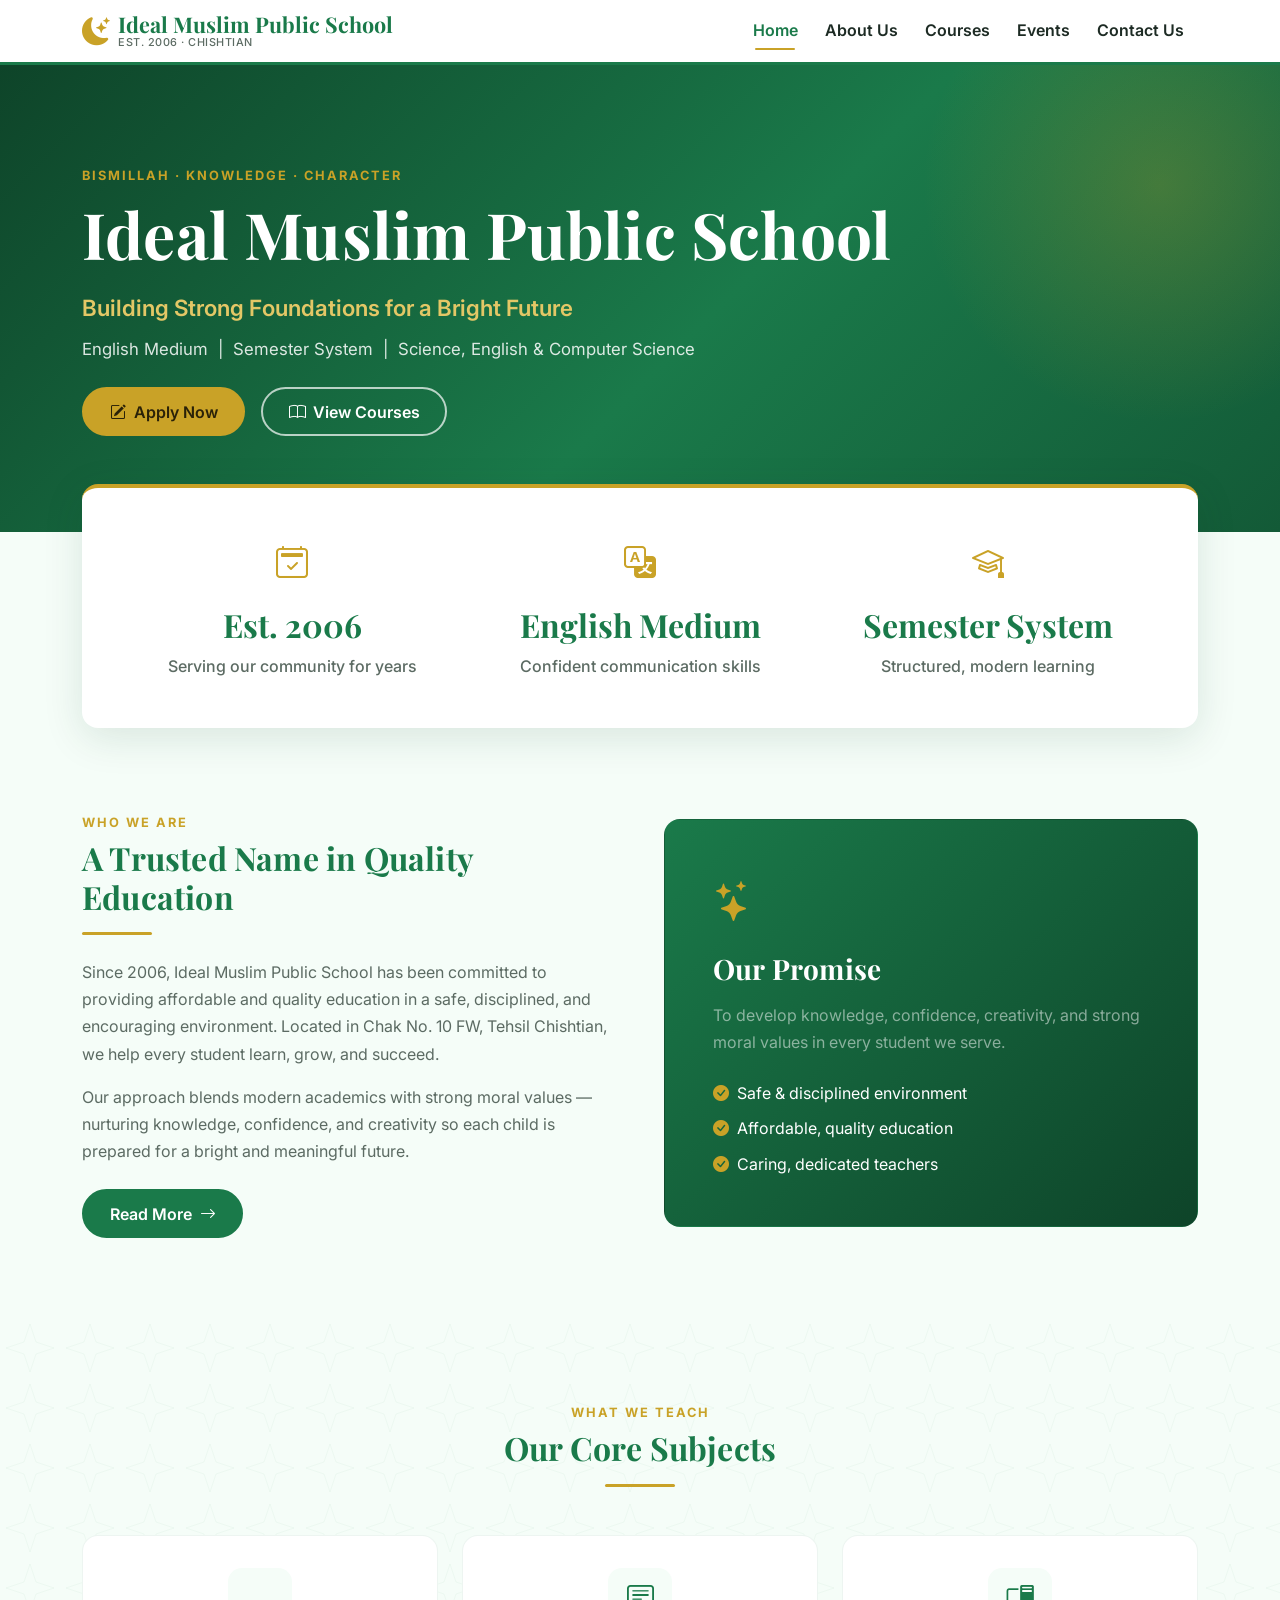
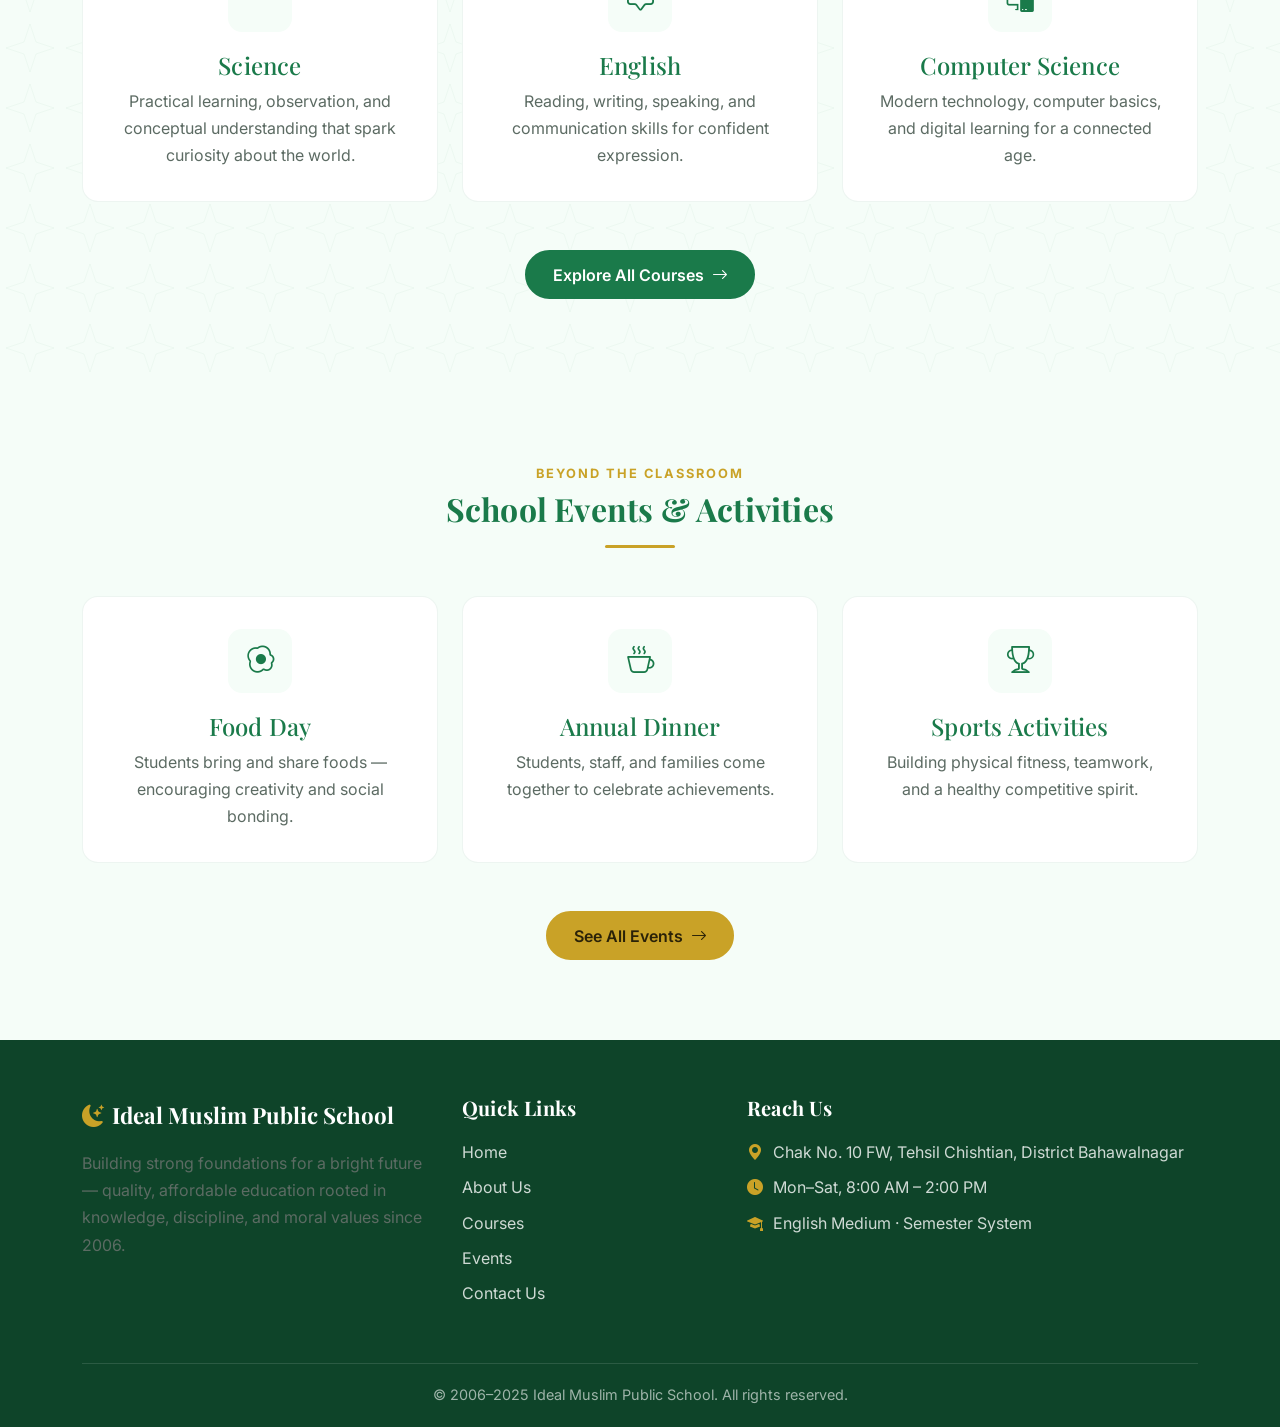
<file: index.html>
<!DOCTYPE html>
<html lang="en">
<head>
  <meta charset="UTF-8">
  <meta name="viewport" content="width=device-width, initial-scale=1.0">
  <title>Ideal Muslim Public School — Building Strong Foundations for a Bright Future</title>
  <meta name="description" content="Ideal Muslim Public School, Chishtian — affordable, quality English-medium education with a semester system since 2006.">

  <!-- Bootstrap 5.3 -->
  <link href="https://cdn.jsdelivr.net/npm/bootstrap@5.3.3/dist/css/bootstrap.min.css" rel="stylesheet">
  <!-- Favicon -->
  <link rel="icon" type="image/svg+xml" href="favicon.svg">
  <!-- Bootstrap Icons -->
  <link rel="stylesheet" href="https://cdn.jsdelivr.net/npm/bootstrap-icons@1.11.3/font/bootstrap-icons.min.css">
  <!-- Google Fonts -->
  <link rel="preconnect" href="https://fonts.googleapis.com">
  <link rel="preconnect" href="https://fonts.gstatic.com" crossorigin>
  <link href="https://fonts.googleapis.com/css2?family=Playfair+Display:wght@500;600;700;800&family=Inter:wght@400;500;600;700&display=swap" rel="stylesheet">
  <!-- Shared styles -->
  <link href="style.css" rel="stylesheet">
</head>
<body>

  <!-- ===================== NAVBAR ===================== -->
  <nav class="navbar navbar-expand-lg navbar-imps py-2">
    <div class="container">
      <a class="navbar-brand d-flex align-items-center" href="index.html">
        <i class="bi bi-moon-stars-fill crescent fs-3 me-2"></i>
        <span>
          Ideal Muslim Public School
          <span class="d-block brand-sub">Est. 2006 · Chishtian</span>
        </span>
      </a>
      <button class="navbar-toggler" type="button" data-bs-toggle="collapse" data-bs-target="#mainNav"
              aria-controls="mainNav" aria-expanded="false" aria-label="Toggle navigation">
        <span class="navbar-toggler-icon"></span>
      </button>
      <div class="collapse navbar-collapse" id="mainNav">
        <ul class="navbar-nav ms-auto mb-2 mb-lg-0">
          <li class="nav-item"><a class="nav-link active" href="index.html">Home</a></li>
          <li class="nav-item"><a class="nav-link" href="about.html">About Us</a></li>
          <li class="nav-item"><a class="nav-link" href="courses.html">Courses</a></li>
          <li class="nav-item"><a class="nav-link" href="events.html">Events</a></li>
          <li class="nav-item"><a class="nav-link" href="contact.html">Contact Us</a></li>
        </ul>
      </div>
    </div>
  </nav>

  <!-- ===================== HERO ===================== -->
  <header class="hero islamic-pattern">
    <div class="hero-glow"></div>
    <div class="container">
      <div class="hero-inner text-center text-lg-start">
        <div class="row align-items-center">
          <div class="col-lg-9">
            <span class="section-eyebrow text-gold">Bismillah · Knowledge · Character</span>
            <h1 class="mt-2 mb-3">Ideal Muslim Public School</h1>
            <p class="tagline mb-2">Building Strong Foundations for a Bright Future</p>
            <p class="subtitle mb-4">English Medium &nbsp;|&nbsp; Semester System &nbsp;|&nbsp; Science, English &amp; Computer Science</p>
            <div class="d-flex flex-wrap gap-3 justify-content-center justify-content-lg-start">
              <a href="contact.html" class="btn btn-gold"><i class="bi bi-pencil-square me-2"></i>Apply Now</a>
              <a href="courses.html" class="btn btn-outline-light-imps"><i class="bi bi-book me-2"></i>View Courses</a>
            </div>
          </div>
        </div>
      </div>
    </div>
  </header>

  <!-- ===================== STATS BAR ===================== -->
  <section class="container">
    <div class="stats-bar p-4 p-md-5">
      <div class="row text-center g-4">
        <div class="col-md-4 stat-item">
          <i class="bi bi-calendar2-check fs-2 d-block mb-2"></i>
          <div class="stat-num">Est. 2006</div>
          <div class="stat-label">Serving our community for years</div>
        </div>
        <div class="col-md-4 stat-item border-start-md">
          <i class="bi bi-translate fs-2 d-block mb-2"></i>
          <div class="stat-num">English Medium</div>
          <div class="stat-label">Confident communication skills</div>
        </div>
        <div class="col-md-4 stat-item">
          <i class="bi bi-mortarboard fs-2 d-block mb-2"></i>
          <div class="stat-num">Semester System</div>
          <div class="stat-label">Structured, modern learning</div>
        </div>
      </div>
    </div>
  </section>

  <!-- ===================== ABOUT PREVIEW ===================== -->
  <section class="section">
    <div class="container">
      <div class="row align-items-center g-5">
        <div class="col-lg-6">
          <span class="section-eyebrow">Who We Are</span>
          <h2 class="section-title mt-1">A Trusted Name in Quality Education</h2>
          <div class="divider-gold start mb-4"></div>
          <p>Since 2006, Ideal Muslim Public School has been committed to providing affordable
            and quality education in a safe, disciplined, and encouraging environment. Located in
            Chak No. 10 FW, Tehsil Chishtian, we help every student learn, grow, and succeed.</p>
          <p>Our approach blends modern academics with strong moral values — nurturing knowledge,
            confidence, and creativity so each child is prepared for a bright and meaningful future.</p>
          <a href="about.html" class="btn btn-imps mt-2">Read More <i class="bi bi-arrow-right ms-1"></i></a>
        </div>
        <div class="col-lg-6">
          <div class="imps-card bg-green text-white p-5" style="background:linear-gradient(135deg,#1a7a4a,#0e4429);">
            <i class="bi bi-stars fs-1 text-gold"></i>
            <h3 class="text-white mt-3 mb-3">Our Promise</h3>
            <p class="text-white-50 mb-4">To develop knowledge, confidence, creativity, and strong
              moral values in every student we serve.</p>
            <ul class="list-unstyled mb-0">
              <li class="mb-2"><i class="bi bi-check-circle-fill text-gold me-2"></i>Safe &amp; disciplined environment</li>
              <li class="mb-2"><i class="bi bi-check-circle-fill text-gold me-2"></i>Affordable, quality education</li>
              <li class="mb-0"><i class="bi bi-check-circle-fill text-gold me-2"></i>Caring, dedicated teachers</li>
            </ul>
          </div>
        </div>
      </div>
    </div>
  </section>

  <!-- ===================== CORE SUBJECTS PREVIEW ===================== -->
  <section class="section bg-pattern-soft">
    <div class="container">
      <div class="text-center mb-5">
        <span class="section-eyebrow">What We Teach</span>
        <h2 class="section-title mt-1">Our Core Subjects</h2>
        <div class="divider-gold"></div>
      </div>
      <div class="row g-4">
        <div class="col-md-4">
          <div class="imps-card text-center">
            <span class="card-icon mx-auto"><i class="bi bi-flask"></i></span>
            <h3 class="h4">Science</h3>
            <p class="mb-0">Practical learning, observation, and conceptual understanding that spark curiosity about the world.</p>
          </div>
        </div>
        <div class="col-md-4">
          <div class="imps-card text-center">
            <span class="card-icon mx-auto"><i class="bi bi-chat-square-text"></i></span>
            <h3 class="h4">English</h3>
            <p class="mb-0">Reading, writing, speaking, and communication skills for confident expression.</p>
          </div>
        </div>
        <div class="col-md-4">
          <div class="imps-card text-center">
            <span class="card-icon mx-auto"><i class="bi bi-pc-display"></i></span>
            <h3 class="h4">Computer Science</h3>
            <p class="mb-0">Modern technology, computer basics, and digital learning for a connected age.</p>
          </div>
        </div>
      </div>
      <div class="text-center mt-5">
        <a href="courses.html" class="btn btn-imps">Explore All Courses <i class="bi bi-arrow-right ms-1"></i></a>
      </div>
    </div>
  </section>

  <!-- ===================== EVENTS PREVIEW ===================== -->
  <section class="section">
    <div class="container">
      <div class="text-center mb-5">
        <span class="section-eyebrow">Beyond the Classroom</span>
        <h2 class="section-title mt-1">School Events &amp; Activities</h2>
        <div class="divider-gold"></div>
      </div>
      <div class="row g-4">
        <div class="col-md-4">
          <div class="imps-card text-center">
            <span class="card-icon mx-auto"><i class="bi bi-egg-fried"></i></span>
            <h3 class="h4">Food Day</h3>
            <p class="mb-0">Students bring and share foods — encouraging creativity and social bonding.</p>
          </div>
        </div>
        <div class="col-md-4">
          <div class="imps-card text-center">
            <span class="card-icon mx-auto"><i class="bi bi-cup-hot"></i></span>
            <h3 class="h4">Annual Dinner</h3>
            <p class="mb-0">Students, staff, and families come together to celebrate achievements.</p>
          </div>
        </div>
        <div class="col-md-4">
          <div class="imps-card text-center">
            <span class="card-icon mx-auto"><i class="bi bi-trophy"></i></span>
            <h3 class="h4">Sports Activities</h3>
            <p class="mb-0">Building physical fitness, teamwork, and a healthy competitive spirit.</p>
          </div>
        </div>
      </div>
      <div class="text-center mt-5">
        <a href="events.html" class="btn btn-gold">See All Events <i class="bi bi-arrow-right ms-1"></i></a>
      </div>
    </div>
  </section>

  <!-- ===================== FOOTER ===================== -->
  <footer class="footer-imps">
    <div class="container">
      <div class="row g-4">
        <div class="col-lg-4">
          <div class="footer-brand mb-3"><i class="bi bi-moon-stars-fill crescent me-2"></i>Ideal Muslim Public School</div>
          <p>Building strong foundations for a bright future — quality, affordable education rooted in knowledge, discipline, and moral values since 2006.</p>
        </div>
        <div class="col-6 col-lg-3">
          <h5>Quick Links</h5>
          <ul class="footer-links">
            <li><a href="index.html">Home</a></li>
            <li><a href="about.html">About Us</a></li>
            <li><a href="courses.html">Courses</a></li>
            <li><a href="events.html">Events</a></li>
            <li><a href="contact.html">Contact Us</a></li>
          </ul>
        </div>
        <div class="col-6 col-lg-5">
          <h5>Reach Us</h5>
          <ul class="footer-links footer-contact">
            <li><i class="bi bi-geo-alt-fill"></i>Chak No. 10 FW, Tehsil Chishtian, District Bahawalnagar</li>
            <li><i class="bi bi-clock-fill"></i>Mon–Sat, 8:00 AM – 2:00 PM</li>
            <li><i class="bi bi-mortarboard-fill"></i>English Medium · Semester System</li>
          </ul>
        </div>
      </div>
      <div class="footer-bottom text-center">
        © 2006–2025 Ideal Muslim Public School. All rights reserved.
      </div>
    </div>
  </footer>

  <!-- Bootstrap JS bundle (navbar toggle) -->
  <script src="https://cdn.jsdelivr.net/npm/bootstrap@5.3.3/dist/js/bootstrap.bundle.min.js"></script>
</body>
</html>
</file>
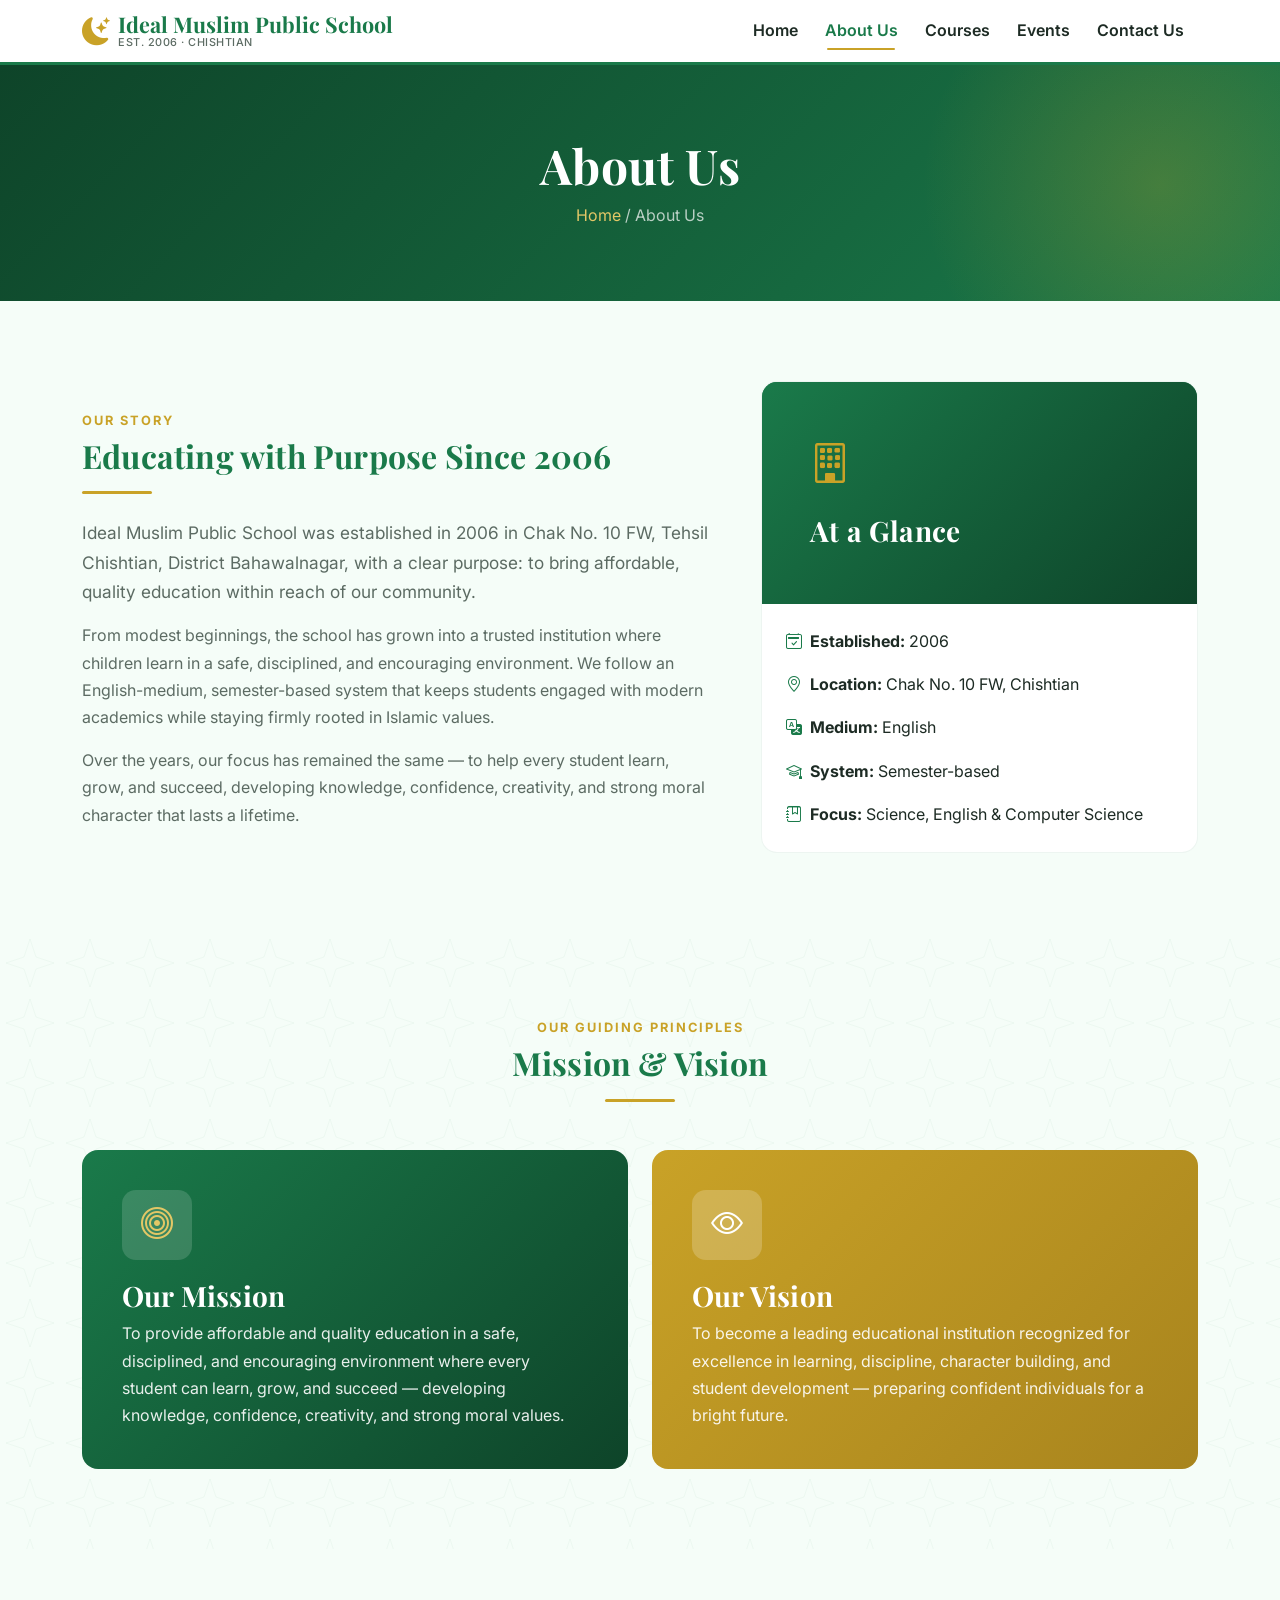
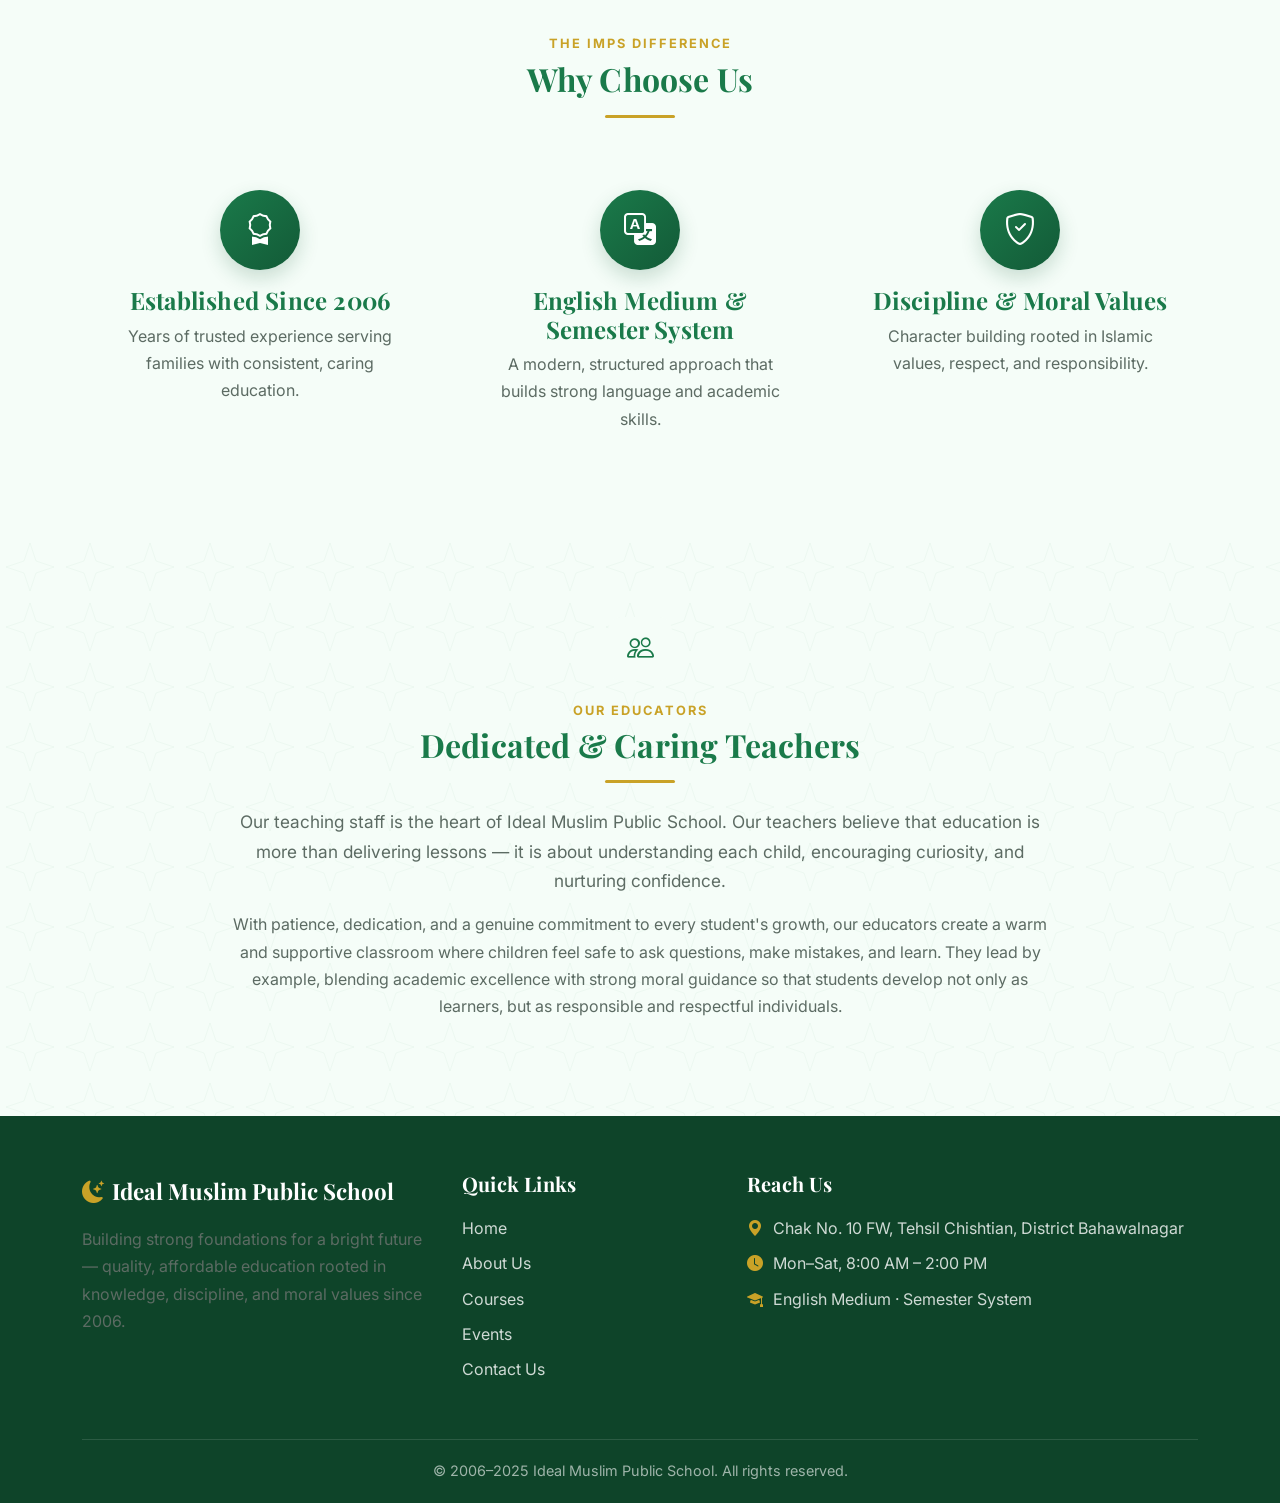
<file: about.html>
<!DOCTYPE html>
<html lang="en">
<head>
  <meta charset="UTF-8">
  <meta name="viewport" content="width=device-width, initial-scale=1.0">
  <title>About Us — Ideal Muslim Public School</title>
  <meta name="description" content="Learn about Ideal Muslim Public School — our history since 2006, mission, vision, and dedicated teaching staff in Chishtian.">

  <link href="https://cdn.jsdelivr.net/npm/bootstrap@5.3.3/dist/css/bootstrap.min.css" rel="stylesheet">
  <link rel="icon" type="image/svg+xml" href="favicon.svg">
  <link rel="stylesheet" href="https://cdn.jsdelivr.net/npm/bootstrap-icons@1.11.3/font/bootstrap-icons.min.css">
  <link rel="preconnect" href="https://fonts.googleapis.com">
  <link rel="preconnect" href="https://fonts.gstatic.com" crossorigin>
  <link href="https://fonts.googleapis.com/css2?family=Playfair+Display:wght@500;600;700;800&family=Inter:wght@400;500;600;700&display=swap" rel="stylesheet">
  <link href="style.css" rel="stylesheet">
</head>
<body>

  <!-- ===================== NAVBAR ===================== -->
  <nav class="navbar navbar-expand-lg navbar-imps py-2">
    <div class="container">
      <a class="navbar-brand d-flex align-items-center" href="index.html">
        <i class="bi bi-moon-stars-fill crescent fs-3 me-2"></i>
        <span>
          Ideal Muslim Public School
          <span class="d-block brand-sub">Est. 2006 · Chishtian</span>
        </span>
      </a>
      <button class="navbar-toggler" type="button" data-bs-toggle="collapse" data-bs-target="#mainNav"
              aria-controls="mainNav" aria-expanded="false" aria-label="Toggle navigation">
        <span class="navbar-toggler-icon"></span>
      </button>
      <div class="collapse navbar-collapse" id="mainNav">
        <ul class="navbar-nav ms-auto mb-2 mb-lg-0">
          <li class="nav-item"><a class="nav-link" href="index.html">Home</a></li>
          <li class="nav-item"><a class="nav-link active" href="about.html">About Us</a></li>
          <li class="nav-item"><a class="nav-link" href="courses.html">Courses</a></li>
          <li class="nav-item"><a class="nav-link" href="events.html">Events</a></li>
          <li class="nav-item"><a class="nav-link" href="contact.html">Contact Us</a></li>
        </ul>
      </div>
    </div>
  </nav>

  <!-- ===================== PAGE BANNER ===================== -->
  <header class="page-banner islamic-pattern">
    <div class="hero-glow"></div>
    <div class="container">
      <div class="banner-inner text-center">
        <h1>About Us</h1>
        <p class="breadcrumb-imps mb-0">
          <a href="index.html">Home</a> <span>/ About Us</span>
        </p>
      </div>
    </div>
  </header>

  <!-- ===================== ABOUT / HISTORY ===================== -->
  <section class="section">
    <div class="container">
      <div class="row g-5 align-items-center">
        <div class="col-lg-7">
          <span class="section-eyebrow">Our Story</span>
          <h2 class="section-title mt-1">Educating with Purpose Since 2006</h2>
          <div class="divider-gold start mb-4"></div>
          <p class="lead-intro">Ideal Muslim Public School was established in 2006 in Chak No. 10 FW,
            Tehsil Chishtian, District Bahawalnagar, with a clear purpose: to bring affordable,
            quality education within reach of our community.</p>
          <p>From modest beginnings, the school has grown into a trusted institution where children
            learn in a safe, disciplined, and encouraging environment. We follow an English-medium,
            semester-based system that keeps students engaged with modern academics while staying
            firmly rooted in Islamic values.</p>
          <p class="mb-0">Over the years, our focus has remained the same — to help every student
            learn, grow, and succeed, developing knowledge, confidence, creativity, and strong moral
            character that lasts a lifetime.</p>
        </div>
        <div class="col-lg-5">
          <div class="imps-card p-0 overflow-hidden">
            <div class="bg-green text-white p-5" style="background:linear-gradient(135deg,#1a7a4a,#0e4429);">
              <i class="bi bi-building fs-1 text-gold"></i>
              <h3 class="text-white mt-3">At a Glance</h3>
            </div>
            <div class="p-4">
              <ul class="list-unstyled mb-0">
                <li class="mb-3"><i class="bi bi-calendar2-check text-green me-2"></i><strong>Established:</strong> 2006</li>
                <li class="mb-3"><i class="bi bi-geo-alt text-green me-2"></i><strong>Location:</strong> Chak No. 10 FW, Chishtian</li>
                <li class="mb-3"><i class="bi bi-translate text-green me-2"></i><strong>Medium:</strong> English</li>
                <li class="mb-3"><i class="bi bi-mortarboard text-green me-2"></i><strong>System:</strong> Semester-based</li>
                <li class="mb-0"><i class="bi bi-journal-bookmark text-green me-2"></i><strong>Focus:</strong> Science, English &amp; Computer Science</li>
              </ul>
            </div>
          </div>
        </div>
      </div>
    </div>
  </section>

  <!-- ===================== MISSION & VISION ===================== -->
  <section class="section bg-pattern-soft">
    <div class="container">
      <div class="text-center mb-5">
        <span class="section-eyebrow">Our Guiding Principles</span>
        <h2 class="section-title mt-1">Mission &amp; Vision</h2>
        <div class="divider-gold"></div>
      </div>
      <div class="row g-4">
        <div class="col-lg-6">
          <div class="mv-card mv-mission">
            <span class="mv-icon"><i class="bi bi-bullseye"></i></span>
            <h3>Our Mission</h3>
            <p class="mb-0">To provide affordable and quality education in a safe, disciplined, and
              encouraging environment where every student can learn, grow, and succeed — developing
              knowledge, confidence, creativity, and strong moral values.</p>
          </div>
        </div>
        <div class="col-lg-6">
          <div class="mv-card mv-vision">
            <span class="mv-icon"><i class="bi bi-eye"></i></span>
            <h3>Our Vision</h3>
            <p class="mb-0">To become a leading educational institution recognized for excellence in
              learning, discipline, character building, and student development — preparing confident
              individuals for a bright future.</p>
          </div>
        </div>
      </div>
    </div>
  </section>

  <!-- ===================== WHY CHOOSE US ===================== -->
  <section class="section">
    <div class="container">
      <div class="text-center mb-5">
        <span class="section-eyebrow">The IMPS Difference</span>
        <h2 class="section-title mt-1">Why Choose Us</h2>
        <div class="divider-gold"></div>
      </div>
      <div class="row g-4">
        <div class="col-md-4">
          <div class="feature-block">
            <span class="feature-icon"><i class="bi bi-award"></i></span>
            <h4 class="text-green">Established Since 2006</h4>
            <p class="mb-0">Years of trusted experience serving families with consistent, caring education.</p>
          </div>
        </div>
        <div class="col-md-4">
          <div class="feature-block">
            <span class="feature-icon"><i class="bi bi-translate"></i></span>
            <h4 class="text-green">English Medium &amp; Semester System</h4>
            <p class="mb-0">A modern, structured approach that builds strong language and academic skills.</p>
          </div>
        </div>
        <div class="col-md-4">
          <div class="feature-block">
            <span class="feature-icon"><i class="bi bi-shield-check"></i></span>
            <h4 class="text-green">Discipline &amp; Moral Values</h4>
            <p class="mb-0">Character building rooted in Islamic values, respect, and responsibility.</p>
          </div>
        </div>
      </div>
    </div>
  </section>

  <!-- ===================== TEACHERS ===================== -->
  <section class="section bg-pattern-soft">
    <div class="container">
      <div class="row justify-content-center">
        <div class="col-lg-9 text-center">
          <span class="card-icon mx-auto"><i class="bi bi-people"></i></span>
          <span class="section-eyebrow d-block">Our Educators</span>
          <h2 class="section-title mt-1">Dedicated &amp; Caring Teachers</h2>
          <div class="divider-gold"></div>
          <p class="mt-4 lead-intro">Our teaching staff is the heart of Ideal Muslim Public School.
            Our teachers believe that education is more than delivering lessons — it is about
            understanding each child, encouraging curiosity, and nurturing confidence.</p>
          <p>With patience, dedication, and a genuine commitment to every student's growth, our
            educators create a warm and supportive classroom where children feel safe to ask
            questions, make mistakes, and learn. They lead by example, blending academic excellence
            with strong moral guidance so that students develop not only as learners, but as
            responsible and respectful individuals.</p>
        </div>
      </div>
    </div>
  </section>

  <!-- ===================== FOOTER ===================== -->
  <footer class="footer-imps">
    <div class="container">
      <div class="row g-4">
        <div class="col-lg-4">
          <div class="footer-brand mb-3"><i class="bi bi-moon-stars-fill crescent me-2"></i>Ideal Muslim Public School</div>
          <p>Building strong foundations for a bright future — quality, affordable education rooted in knowledge, discipline, and moral values since 2006.</p>
        </div>
        <div class="col-6 col-lg-3">
          <h5>Quick Links</h5>
          <ul class="footer-links">
            <li><a href="index.html">Home</a></li>
            <li><a href="about.html">About Us</a></li>
            <li><a href="courses.html">Courses</a></li>
            <li><a href="events.html">Events</a></li>
            <li><a href="contact.html">Contact Us</a></li>
          </ul>
        </div>
        <div class="col-6 col-lg-5">
          <h5>Reach Us</h5>
          <ul class="footer-links footer-contact">
            <li><i class="bi bi-geo-alt-fill"></i>Chak No. 10 FW, Tehsil Chishtian, District Bahawalnagar</li>
            <li><i class="bi bi-clock-fill"></i>Mon–Sat, 8:00 AM – 2:00 PM</li>
            <li><i class="bi bi-mortarboard-fill"></i>English Medium · Semester System</li>
          </ul>
        </div>
      </div>
      <div class="footer-bottom text-center">
        © 2006–2025 Ideal Muslim Public School. All rights reserved.
      </div>
    </div>
  </footer>

  <script src="https://cdn.jsdelivr.net/npm/bootstrap@5.3.3/dist/js/bootstrap.bundle.min.js"></script>
</body>
</html>
</file>
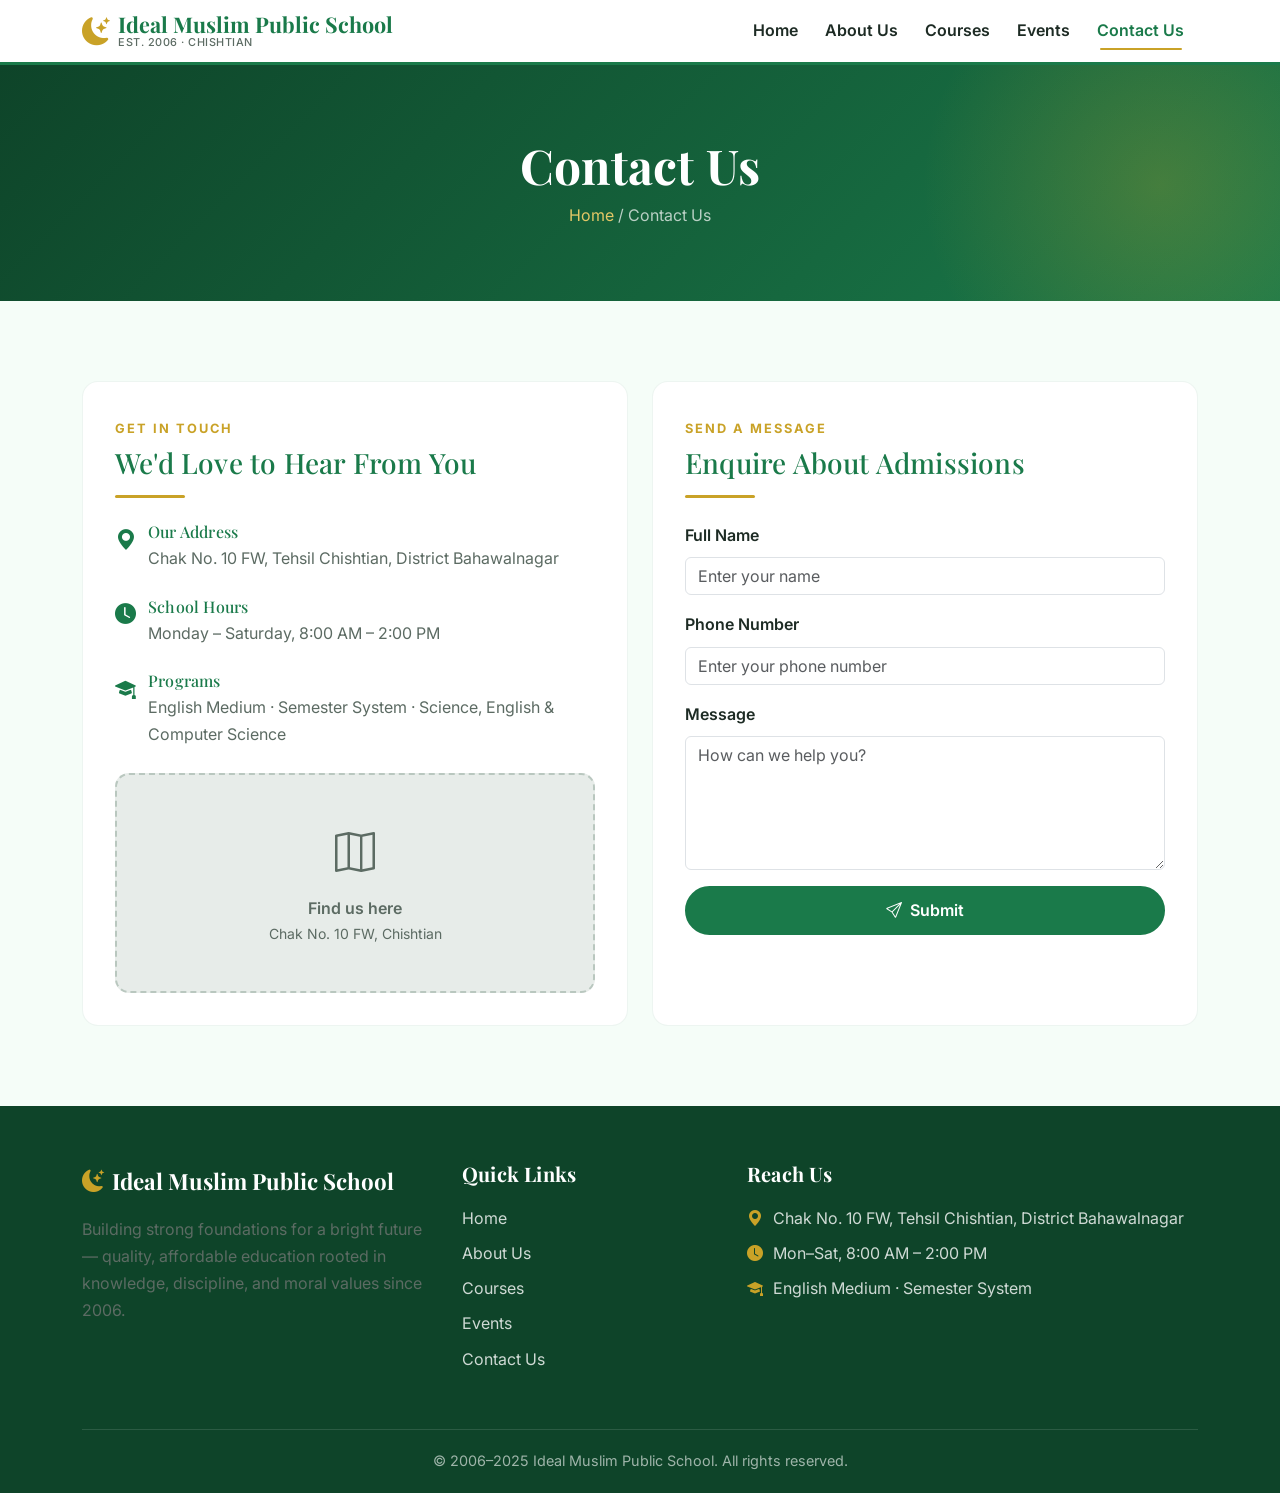
<file: contact.html>
<!DOCTYPE html>
<html lang="en">
<head>
  <meta charset="UTF-8">
  <meta name="viewport" content="width=device-width, initial-scale=1.0">
  <title>Contact Us — Ideal Muslim Public School</title>
  <meta name="description" content="Get in touch with Ideal Muslim Public School, Chak No. 10 FW, Tehsil Chishtian. Open Mon–Sat, 8:00 AM – 2:00 PM.">

  <link href="https://cdn.jsdelivr.net/npm/bootstrap@5.3.3/dist/css/bootstrap.min.css" rel="stylesheet">
  <link rel="icon" type="image/svg+xml" href="favicon.svg">
  <link rel="stylesheet" href="https://cdn.jsdelivr.net/npm/bootstrap-icons@1.11.3/font/bootstrap-icons.min.css">
  <link rel="preconnect" href="https://fonts.googleapis.com">
  <link rel="preconnect" href="https://fonts.gstatic.com" crossorigin>
  <link href="https://fonts.googleapis.com/css2?family=Playfair+Display:wght@500;600;700;800&family=Inter:wght@400;500;600;700&display=swap" rel="stylesheet">
  <link href="style.css" rel="stylesheet">
</head>
<body>

  <!-- ===================== NAVBAR ===================== -->
  <nav class="navbar navbar-expand-lg navbar-imps py-2">
    <div class="container">
      <a class="navbar-brand d-flex align-items-center" href="index.html">
        <i class="bi bi-moon-stars-fill crescent fs-3 me-2"></i>
        <span>
          Ideal Muslim Public School
          <span class="d-block brand-sub">Est. 2006 · Chishtian</span>
        </span>
      </a>
      <button class="navbar-toggler" type="button" data-bs-toggle="collapse" data-bs-target="#mainNav"
              aria-controls="mainNav" aria-expanded="false" aria-label="Toggle navigation">
        <span class="navbar-toggler-icon"></span>
      </button>
      <div class="collapse navbar-collapse" id="mainNav">
        <ul class="navbar-nav ms-auto mb-2 mb-lg-0">
          <li class="nav-item"><a class="nav-link" href="index.html">Home</a></li>
          <li class="nav-item"><a class="nav-link" href="about.html">About Us</a></li>
          <li class="nav-item"><a class="nav-link" href="courses.html">Courses</a></li>
          <li class="nav-item"><a class="nav-link" href="events.html">Events</a></li>
          <li class="nav-item"><a class="nav-link active" href="contact.html">Contact Us</a></li>
        </ul>
      </div>
    </div>
  </nav>

  <!-- ===================== PAGE BANNER ===================== -->
  <header class="page-banner islamic-pattern">
    <div class="hero-glow"></div>
    <div class="container">
      <div class="banner-inner text-center">
        <h1>Contact Us</h1>
        <p class="breadcrumb-imps mb-0">
          <a href="index.html">Home</a> <span>/ Contact Us</span>
        </p>
      </div>
    </div>
  </header>

  <!-- ===================== CONTACT ===================== -->
  <section class="section">
    <div class="container">
      <div class="row g-4">

        <!-- LEFT: Contact info -->
        <div class="col-lg-6">
          <div class="imps-card h-100">
            <span class="section-eyebrow">Get In Touch</span>
            <h2 class="section-title mt-1 h3">We'd Love to Hear From You</h2>
            <div class="divider-gold start mb-4"></div>

            <div class="contact-info-item d-flex mb-4">
              <i class="bi bi-geo-alt-fill"></i>
              <div>
                <h5 class="h6 mb-1 text-green">Our Address</h5>
                <p class="mb-0">Chak No. 10 FW, Tehsil Chishtian, District Bahawalnagar</p>
              </div>
            </div>

            <div class="contact-info-item d-flex mb-4">
              <i class="bi bi-clock-fill"></i>
              <div>
                <h5 class="h6 mb-1 text-green">School Hours</h5>
                <p class="mb-0">Monday – Saturday, 8:00 AM – 2:00 PM</p>
              </div>
            </div>

            <div class="contact-info-item d-flex mb-4">
              <i class="bi bi-mortarboard-fill"></i>
              <div>
                <h5 class="h6 mb-1 text-green">Programs</h5>
                <p class="mb-0">English Medium · Semester System · Science, English &amp; Computer Science</p>
              </div>
            </div>

            <!-- Map placeholder -->
            <div class="map-placeholder mt-4">
              <i class="bi bi-map fs-1 mb-2"></i>
              <span class="fw-semibold">Find us here</span>
              <small>Chak No. 10 FW, Chishtian</small>
            </div>
          </div>
        </div>

        <!-- RIGHT: Contact form -->
        <div class="col-lg-6">
          <div class="imps-card h-100">
            <span class="section-eyebrow">Send a Message</span>
            <h2 class="section-title mt-1 h3">Enquire About Admissions</h2>
            <div class="divider-gold start mb-4"></div>

            <form onsubmit="handleSubmit(event)">
              <div class="mb-3">
                <label for="name" class="form-label">Full Name</label>
                <input type="text" class="form-control" id="name" placeholder="Enter your name" required>
              </div>
              <div class="mb-3">
                <label for="phone" class="form-label">Phone Number</label>
                <input type="tel" class="form-control" id="phone" placeholder="Enter your phone number" required>
              </div>
              <div class="mb-3">
                <label for="message" class="form-label">Message</label>
                <textarea class="form-control" id="message" rows="5" placeholder="How can we help you?" required></textarea>
              </div>
              <button type="submit" class="btn btn-imps w-100">
                <i class="bi bi-send me-2"></i>Submit
              </button>
              <p id="formNote" class="text-green fw-semibold mt-3 mb-0 d-none">
                <i class="bi bi-check-circle-fill me-1"></i>Thank you! Your message has been noted. We'll get back to you soon.
              </p>
            </form>
          </div>
        </div>

      </div>
    </div>
  </section>

  <!-- ===================== FOOTER ===================== -->
  <footer class="footer-imps">
    <div class="container">
      <div class="row g-4">
        <div class="col-lg-4">
          <div class="footer-brand mb-3"><i class="bi bi-moon-stars-fill crescent me-2"></i>Ideal Muslim Public School</div>
          <p>Building strong foundations for a bright future — quality, affordable education rooted in knowledge, discipline, and moral values since 2006.</p>
        </div>
        <div class="col-6 col-lg-3">
          <h5>Quick Links</h5>
          <ul class="footer-links">
            <li><a href="index.html">Home</a></li>
            <li><a href="about.html">About Us</a></li>
            <li><a href="courses.html">Courses</a></li>
            <li><a href="events.html">Events</a></li>
            <li><a href="contact.html">Contact Us</a></li>
          </ul>
        </div>
        <div class="col-6 col-lg-5">
          <h5>Reach Us</h5>
          <ul class="footer-links footer-contact">
            <li><i class="bi bi-geo-alt-fill"></i>Chak No. 10 FW, Tehsil Chishtian, District Bahawalnagar</li>
            <li><i class="bi bi-clock-fill"></i>Mon–Sat, 8:00 AM – 2:00 PM</li>
            <li><i class="bi bi-mortarboard-fill"></i>English Medium · Semester System</li>
          </ul>
        </div>
      </div>
      <div class="footer-bottom text-center">
        © 2006–2025 Ideal Muslim Public School. All rights reserved.
      </div>
    </div>
  </footer>

  <script src="https://cdn.jsdelivr.net/npm/bootstrap@5.3.3/dist/js/bootstrap.bundle.min.js"></script>
  <script>
    // No backend — just acknowledge the submission client-side.
    function handleSubmit(e) {
      e.preventDefault();
      document.getElementById('formNote').classList.remove('d-none');
      e.target.reset();
    }
  </script>
</body>
</html>
</file>
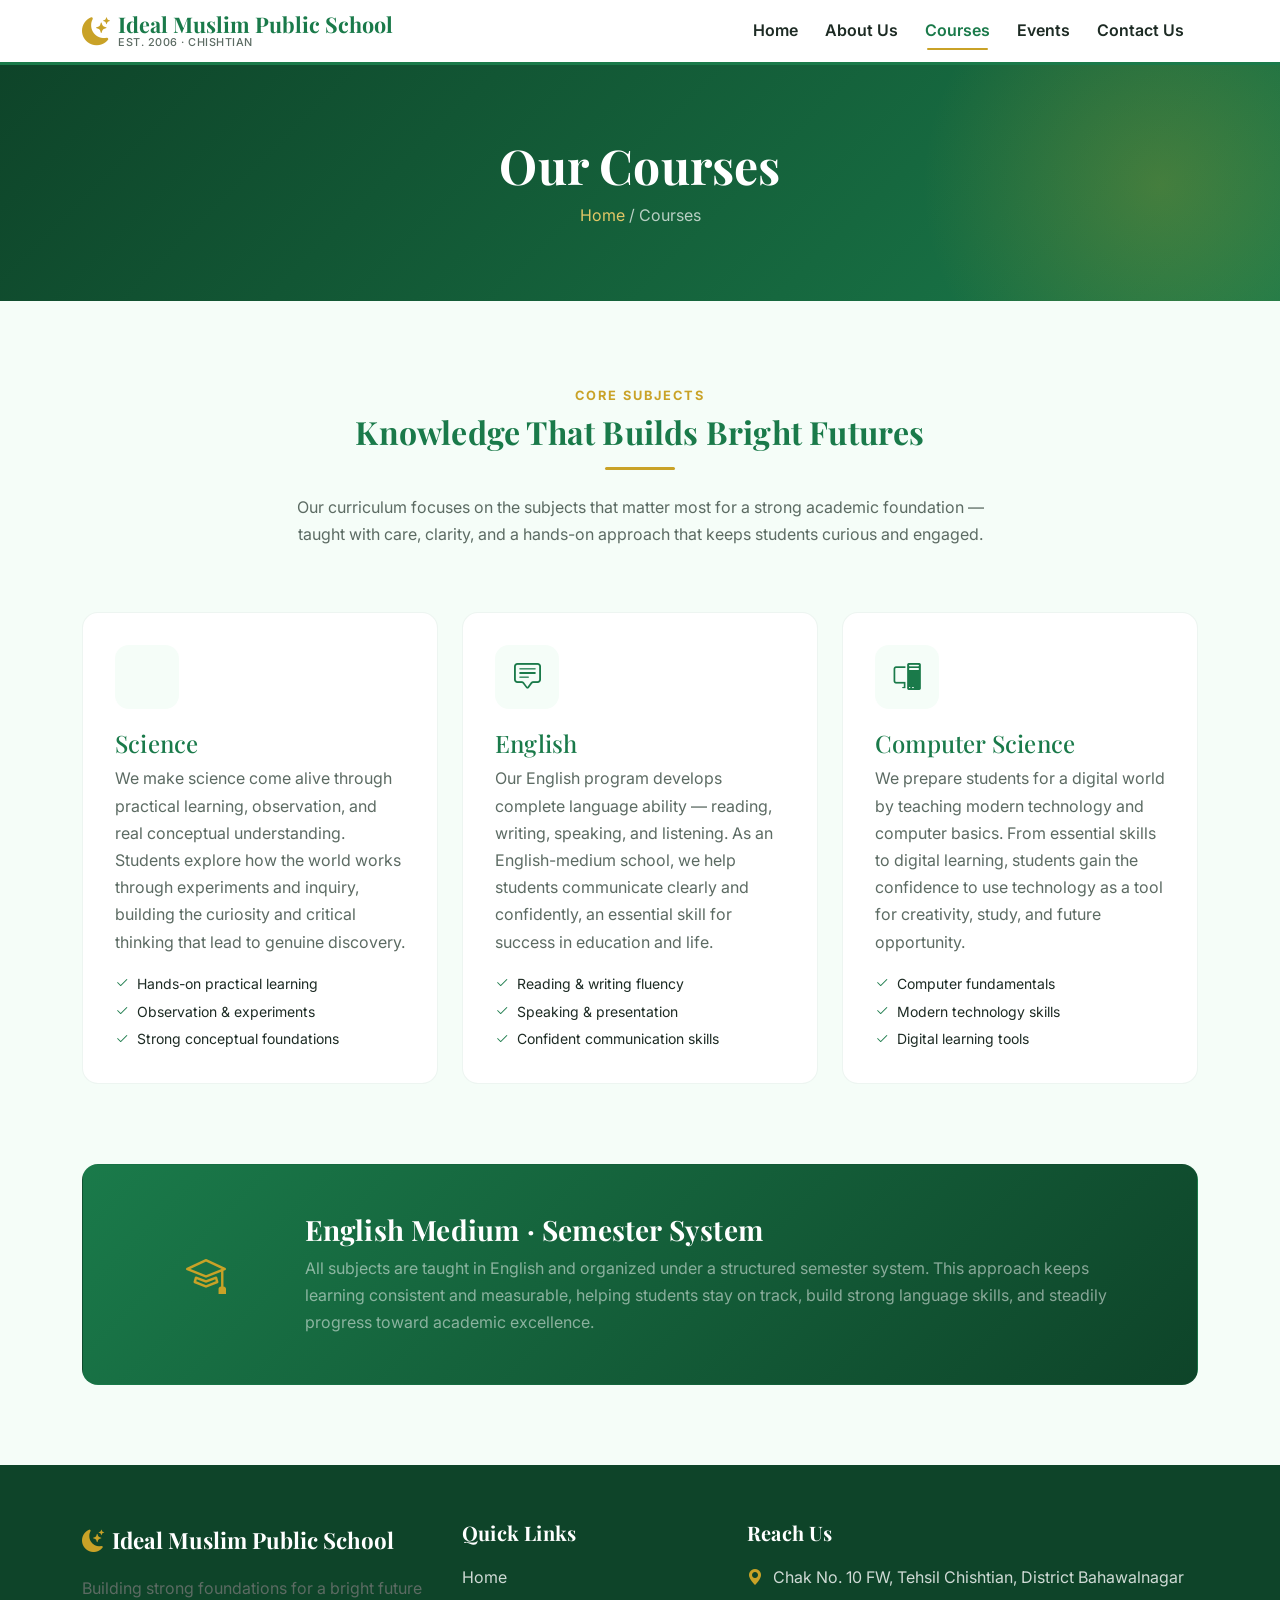
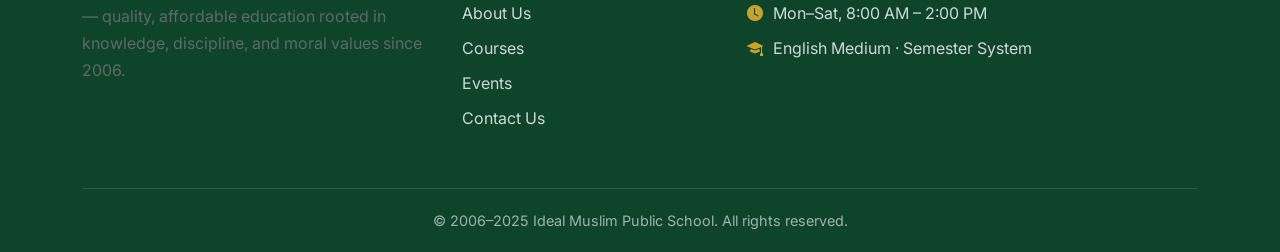
<file: courses.html>
<!DOCTYPE html>
<html lang="en">
<head>
  <meta charset="UTF-8">
  <meta name="viewport" content="width=device-width, initial-scale=1.0">
  <title>Our Courses — Ideal Muslim Public School</title>
  <meta name="description" content="Explore the core subjects at Ideal Muslim Public School — Science, English, and Computer Science, taught in an English-medium semester system.">

  <link href="https://cdn.jsdelivr.net/npm/bootstrap@5.3.3/dist/css/bootstrap.min.css" rel="stylesheet">
  <link rel="icon" type="image/svg+xml" href="favicon.svg">
  <link rel="stylesheet" href="https://cdn.jsdelivr.net/npm/bootstrap-icons@1.11.3/font/bootstrap-icons.min.css">
  <link rel="preconnect" href="https://fonts.googleapis.com">
  <link rel="preconnect" href="https://fonts.gstatic.com" crossorigin>
  <link href="https://fonts.googleapis.com/css2?family=Playfair+Display:wght@500;600;700;800&family=Inter:wght@400;500;600;700&display=swap" rel="stylesheet">
  <link href="style.css" rel="stylesheet">
</head>
<body>

  <!-- ===================== NAVBAR ===================== -->
  <nav class="navbar navbar-expand-lg navbar-imps py-2">
    <div class="container">
      <a class="navbar-brand d-flex align-items-center" href="index.html">
        <i class="bi bi-moon-stars-fill crescent fs-3 me-2"></i>
        <span>
          Ideal Muslim Public School
          <span class="d-block brand-sub">Est. 2006 · Chishtian</span>
        </span>
      </a>
      <button class="navbar-toggler" type="button" data-bs-toggle="collapse" data-bs-target="#mainNav"
              aria-controls="mainNav" aria-expanded="false" aria-label="Toggle navigation">
        <span class="navbar-toggler-icon"></span>
      </button>
      <div class="collapse navbar-collapse" id="mainNav">
        <ul class="navbar-nav ms-auto mb-2 mb-lg-0">
          <li class="nav-item"><a class="nav-link" href="index.html">Home</a></li>
          <li class="nav-item"><a class="nav-link" href="about.html">About Us</a></li>
          <li class="nav-item"><a class="nav-link active" href="courses.html">Courses</a></li>
          <li class="nav-item"><a class="nav-link" href="events.html">Events</a></li>
          <li class="nav-item"><a class="nav-link" href="contact.html">Contact Us</a></li>
        </ul>
      </div>
    </div>
  </nav>

  <!-- ===================== PAGE BANNER ===================== -->
  <header class="page-banner islamic-pattern">
    <div class="hero-glow"></div>
    <div class="container">
      <div class="banner-inner text-center">
        <h1>Our Courses</h1>
        <p class="breadcrumb-imps mb-0">
          <a href="index.html">Home</a> <span>/ Courses</span>
        </p>
      </div>
    </div>
  </header>

  <!-- ===================== INTRO ===================== -->
  <section class="section pb-0">
    <div class="container text-center">
      <span class="section-eyebrow">Core Subjects</span>
      <h2 class="section-title mt-1">Knowledge That Builds Bright Futures</h2>
      <div class="divider-gold"></div>
      <p class="mt-4 mx-auto" style="max-width:720px;">Our curriculum focuses on the subjects that
        matter most for a strong academic foundation — taught with care, clarity, and a hands-on
        approach that keeps students curious and engaged.</p>
    </div>
  </section>

  <!-- ===================== COURSE CARDS ===================== -->
  <section class="section pt-5">
    <div class="container">
      <div class="row g-4">
        <div class="col-lg-4">
          <div class="imps-card">
            <span class="card-icon"><i class="bi bi-flask"></i></span>
            <h3 class="h4">Science</h3>
            <p>We make science come alive through practical learning, observation, and real
              conceptual understanding. Students explore how the world works through experiments and
              inquiry, building the curiosity and critical thinking that lead to genuine discovery.</p>
            <ul class="list-unstyled small mb-0">
              <li class="mb-1"><i class="bi bi-check2 text-green me-2"></i>Hands-on practical learning</li>
              <li class="mb-1"><i class="bi bi-check2 text-green me-2"></i>Observation &amp; experiments</li>
              <li><i class="bi bi-check2 text-green me-2"></i>Strong conceptual foundations</li>
            </ul>
          </div>
        </div>
        <div class="col-lg-4">
          <div class="imps-card">
            <span class="card-icon"><i class="bi bi-chat-square-text"></i></span>
            <h3 class="h4">English</h3>
            <p>Our English program develops complete language ability — reading, writing, speaking,
              and listening. As an English-medium school, we help students communicate clearly and
              confidently, an essential skill for success in education and life.</p>
            <ul class="list-unstyled small mb-0">
              <li class="mb-1"><i class="bi bi-check2 text-green me-2"></i>Reading &amp; writing fluency</li>
              <li class="mb-1"><i class="bi bi-check2 text-green me-2"></i>Speaking &amp; presentation</li>
              <li><i class="bi bi-check2 text-green me-2"></i>Confident communication skills</li>
            </ul>
          </div>
        </div>
        <div class="col-lg-4">
          <div class="imps-card">
            <span class="card-icon"><i class="bi bi-pc-display"></i></span>
            <h3 class="h4">Computer Science</h3>
            <p>We prepare students for a digital world by teaching modern technology and computer
              basics. From essential skills to digital learning, students gain the confidence to use
              technology as a tool for creativity, study, and future opportunity.</p>
            <ul class="list-unstyled small mb-0">
              <li class="mb-1"><i class="bi bi-check2 text-green me-2"></i>Computer fundamentals</li>
              <li class="mb-1"><i class="bi bi-check2 text-green me-2"></i>Modern technology skills</li>
              <li><i class="bi bi-check2 text-green me-2"></i>Digital learning tools</li>
            </ul>
          </div>
        </div>
      </div>
    </div>
  </section>

  <!-- ===================== SYSTEM NOTE ===================== -->
  <section class="section pt-0">
    <div class="container">
      <div class="imps-card bg-green text-white p-5" style="background:linear-gradient(135deg,#1a7a4a,#0e4429);">
        <div class="row align-items-center g-4">
          <div class="col-lg-2 text-center">
            <i class="bi bi-mortarboard fs-1 text-gold"></i>
          </div>
          <div class="col-lg-10">
            <h3 class="text-white mb-2">English Medium · Semester System</h3>
            <p class="text-white-50 mb-0">All subjects are taught in English and organized under a
              structured semester system. This approach keeps learning consistent and measurable,
              helping students stay on track, build strong language skills, and steadily progress
              toward academic excellence.</p>
          </div>
        </div>
      </div>
    </div>
  </section>

  <!-- ===================== FOOTER ===================== -->
  <footer class="footer-imps">
    <div class="container">
      <div class="row g-4">
        <div class="col-lg-4">
          <div class="footer-brand mb-3"><i class="bi bi-moon-stars-fill crescent me-2"></i>Ideal Muslim Public School</div>
          <p>Building strong foundations for a bright future — quality, affordable education rooted in knowledge, discipline, and moral values since 2006.</p>
        </div>
        <div class="col-6 col-lg-3">
          <h5>Quick Links</h5>
          <ul class="footer-links">
            <li><a href="index.html">Home</a></li>
            <li><a href="about.html">About Us</a></li>
            <li><a href="courses.html">Courses</a></li>
            <li><a href="events.html">Events</a></li>
            <li><a href="contact.html">Contact Us</a></li>
          </ul>
        </div>
        <div class="col-6 col-lg-5">
          <h5>Reach Us</h5>
          <ul class="footer-links footer-contact">
            <li><i class="bi bi-geo-alt-fill"></i>Chak No. 10 FW, Tehsil Chishtian, District Bahawalnagar</li>
            <li><i class="bi bi-clock-fill"></i>Mon–Sat, 8:00 AM – 2:00 PM</li>
            <li><i class="bi bi-mortarboard-fill"></i>English Medium · Semester System</li>
          </ul>
        </div>
      </div>
      <div class="footer-bottom text-center">
        © 2006–2025 Ideal Muslim Public School. All rights reserved.
      </div>
    </div>
  </footer>

  <script src="https://cdn.jsdelivr.net/npm/bootstrap@5.3.3/dist/js/bootstrap.bundle.min.js"></script>
</body>
</html>
</file>
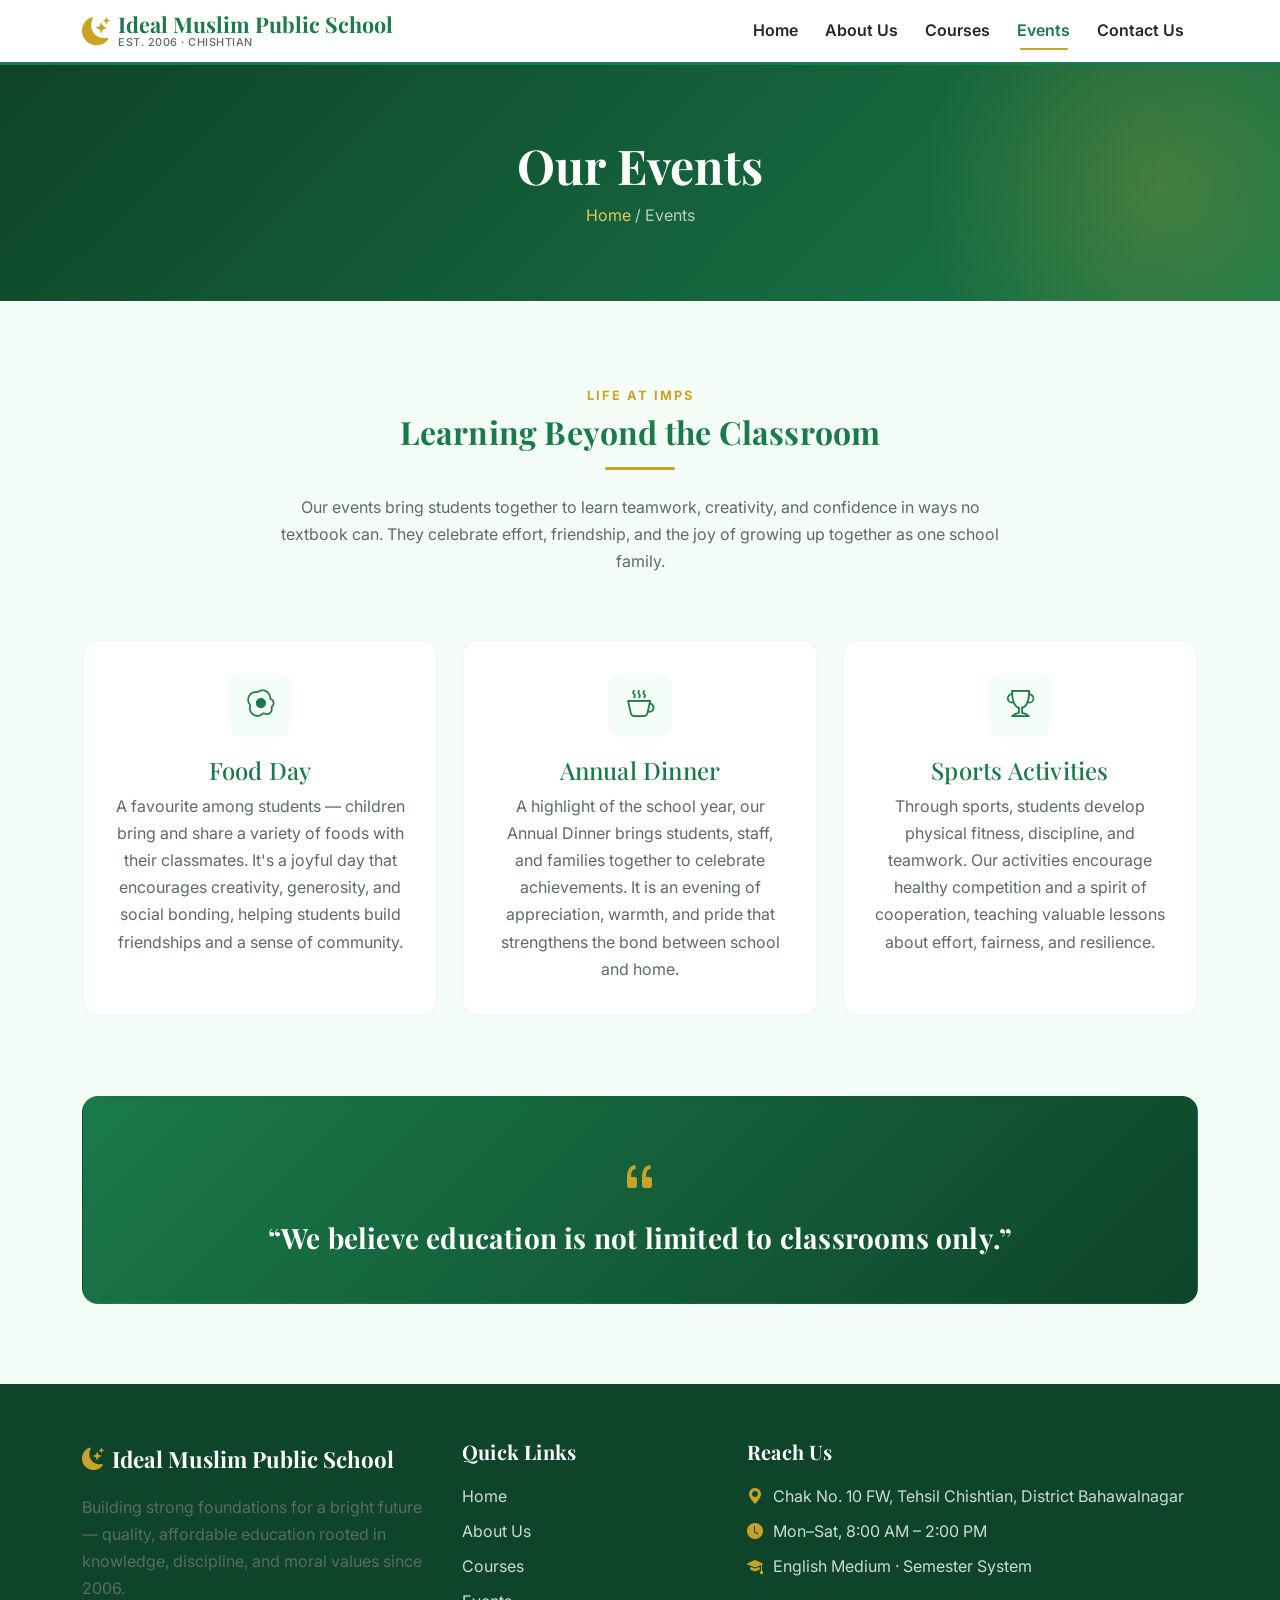
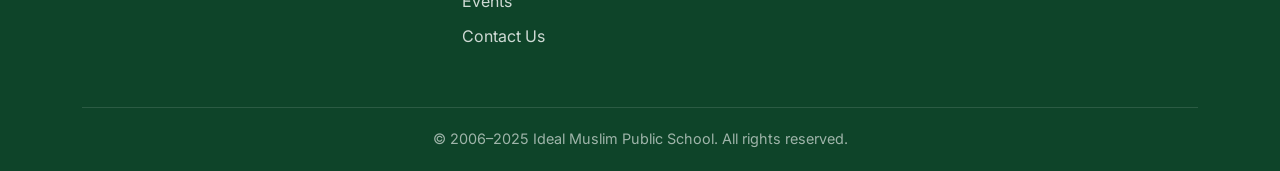
<file: events.html>
<!DOCTYPE html>
<html lang="en">
<head>
  <meta charset="UTF-8">
  <meta name="viewport" content="width=device-width, initial-scale=1.0">
  <title>Our Events — Ideal Muslim Public School</title>
  <meta name="description" content="Food Day, Annual Dinner, and Sports Activities at Ideal Muslim Public School — because learning goes beyond the classroom.">

  <link href="https://cdn.jsdelivr.net/npm/bootstrap@5.3.3/dist/css/bootstrap.min.css" rel="stylesheet">
  <link rel="icon" type="image/svg+xml" href="favicon.svg">
  <link rel="stylesheet" href="https://cdn.jsdelivr.net/npm/bootstrap-icons@1.11.3/font/bootstrap-icons.min.css">
  <link rel="preconnect" href="https://fonts.googleapis.com">
  <link rel="preconnect" href="https://fonts.gstatic.com" crossorigin>
  <link href="https://fonts.googleapis.com/css2?family=Playfair+Display:wght@500;600;700;800&family=Inter:wght@400;500;600;700&display=swap" rel="stylesheet">
  <link href="style.css" rel="stylesheet">
</head>
<body>

  <!-- ===================== NAVBAR ===================== -->
  <nav class="navbar navbar-expand-lg navbar-imps py-2">
    <div class="container">
      <a class="navbar-brand d-flex align-items-center" href="index.html">
        <i class="bi bi-moon-stars-fill crescent fs-3 me-2"></i>
        <span>
          Ideal Muslim Public School
          <span class="d-block brand-sub">Est. 2006 · Chishtian</span>
        </span>
      </a>
      <button class="navbar-toggler" type="button" data-bs-toggle="collapse" data-bs-target="#mainNav"
              aria-controls="mainNav" aria-expanded="false" aria-label="Toggle navigation">
        <span class="navbar-toggler-icon"></span>
      </button>
      <div class="collapse navbar-collapse" id="mainNav">
        <ul class="navbar-nav ms-auto mb-2 mb-lg-0">
          <li class="nav-item"><a class="nav-link" href="index.html">Home</a></li>
          <li class="nav-item"><a class="nav-link" href="about.html">About Us</a></li>
          <li class="nav-item"><a class="nav-link" href="courses.html">Courses</a></li>
          <li class="nav-item"><a class="nav-link active" href="events.html">Events</a></li>
          <li class="nav-item"><a class="nav-link" href="contact.html">Contact Us</a></li>
        </ul>
      </div>
    </div>
  </nav>

  <!-- ===================== PAGE BANNER ===================== -->
  <header class="page-banner islamic-pattern">
    <div class="hero-glow"></div>
    <div class="container">
      <div class="banner-inner text-center">
        <h1>Our Events</h1>
        <p class="breadcrumb-imps mb-0">
          <a href="index.html">Home</a> <span>/ Events</span>
        </p>
      </div>
    </div>
  </header>

  <!-- ===================== INTRO ===================== -->
  <section class="section pb-0">
    <div class="container text-center">
      <span class="section-eyebrow">Life at IMPS</span>
      <h2 class="section-title mt-1">Learning Beyond the Classroom</h2>
      <div class="divider-gold"></div>
      <p class="mt-4 mx-auto" style="max-width:720px;">Our events bring students together to learn
        teamwork, creativity, and confidence in ways no textbook can. They celebrate effort,
        friendship, and the joy of growing up together as one school family.</p>
    </div>
  </section>

  <!-- ===================== EVENT CARDS ===================== -->
  <section class="section pt-5">
    <div class="container">
      <div class="row g-4">
        <div class="col-lg-4">
          <div class="imps-card text-center">
            <span class="card-icon mx-auto"><i class="bi bi-egg-fried"></i></span>
            <h3 class="h4">Food Day</h3>
            <p class="mb-0">A favourite among students — children bring and share a variety of foods
              with their classmates. It's a joyful day that encourages creativity, generosity, and
              social bonding, helping students build friendships and a sense of community.</p>
          </div>
        </div>
        <div class="col-lg-4">
          <div class="imps-card text-center">
            <span class="card-icon mx-auto"><i class="bi bi-cup-hot"></i></span>
            <h3 class="h4">Annual Dinner</h3>
            <p class="mb-0">A highlight of the school year, our Annual Dinner brings students, staff,
              and families together to celebrate achievements. It is an evening of appreciation,
              warmth, and pride that strengthens the bond between school and home.</p>
          </div>
        </div>
        <div class="col-lg-4">
          <div class="imps-card text-center">
            <span class="card-icon mx-auto"><i class="bi bi-trophy"></i></span>
            <h3 class="h4">Sports Activities</h3>
            <p class="mb-0">Through sports, students develop physical fitness, discipline, and
              teamwork. Our activities encourage healthy competition and a spirit of cooperation,
              teaching valuable lessons about effort, fairness, and resilience.</p>
          </div>
        </div>
      </div>
    </div>
  </section>

  <!-- ===================== CLOSING NOTE ===================== -->
  <section class="section pt-0">
    <div class="container">
      <div class="imps-card text-center bg-green text-white p-5" style="background:linear-gradient(135deg,#1a7a4a,#0e4429);">
        <i class="bi bi-quote fs-1 text-gold"></i>
        <h3 class="text-white mt-2 mb-0" style="max-width:760px; margin:auto;">
          “We believe education is not limited to classrooms only.”
        </h3>
      </div>
    </div>
  </section>

  <!-- ===================== FOOTER ===================== -->
  <footer class="footer-imps">
    <div class="container">
      <div class="row g-4">
        <div class="col-lg-4">
          <div class="footer-brand mb-3"><i class="bi bi-moon-stars-fill crescent me-2"></i>Ideal Muslim Public School</div>
          <p>Building strong foundations for a bright future — quality, affordable education rooted in knowledge, discipline, and moral values since 2006.</p>
        </div>
        <div class="col-6 col-lg-3">
          <h5>Quick Links</h5>
          <ul class="footer-links">
            <li><a href="index.html">Home</a></li>
            <li><a href="about.html">About Us</a></li>
            <li><a href="courses.html">Courses</a></li>
            <li><a href="events.html">Events</a></li>
            <li><a href="contact.html">Contact Us</a></li>
          </ul>
        </div>
        <div class="col-6 col-lg-5">
          <h5>Reach Us</h5>
          <ul class="footer-links footer-contact">
            <li><i class="bi bi-geo-alt-fill"></i>Chak No. 10 FW, Tehsil Chishtian, District Bahawalnagar</li>
            <li><i class="bi bi-clock-fill"></i>Mon–Sat, 8:00 AM – 2:00 PM</li>
            <li><i class="bi bi-mortarboard-fill"></i>English Medium · Semester System</li>
          </ul>
        </div>
      </div>
      <div class="footer-bottom text-center">
        © 2006–2025 Ideal Muslim Public School. All rights reserved.
      </div>
    </div>
  </footer>

  <script src="https://cdn.jsdelivr.net/npm/bootstrap@5.3.3/dist/js/bootstrap.bundle.min.js"></script>
</body>
</html>
</file>
<file: style.css>
/* ============================================================
   Ideal Muslim Public School — Shared Stylesheet
   Palette: deep Islamic green / gold / warm white
   Fonts: Playfair Display (headings) + Inter (body)
============================================================ */

:root {
  --imps-green: #1a7a4a;
  --imps-green-dark: #135a37;
  --imps-green-deep: #0e4429;
  --imps-gold: #c9a227;
  --imps-gold-soft: #e3c766;
  --imps-bg: #f5fdf8;
  --imps-white: #ffffff;
  --imps-ink: #1d2b24;
  --imps-muted: #5c6b63;
}

/* ---------- Base ---------- */
* { scroll-behavior: smooth; }

body {
  font-family: 'Inter', system-ui, -apple-system, sans-serif;
  color: var(--imps-ink);
  background-color: var(--imps-bg);
  line-height: 1.7;
}

h1, h2, h3, h4, h5, .display-font {
  font-family: 'Playfair Display', Georgia, serif;
  font-weight: 700;
  letter-spacing: .2px;
}

p { color: var(--imps-muted); }

a { text-decoration: none; }

.text-gold { color: var(--imps-gold) !important; }
.text-green { color: var(--imps-green) !important; }
.bg-green { background-color: var(--imps-green) !important; }
.bg-cream { background-color: var(--imps-bg) !important; }

/* ---------- Buttons ---------- */
.btn-imps {
  background-color: var(--imps-green);
  color: #fff;
  border: 2px solid var(--imps-green);
  font-weight: 600;
  padding: .65rem 1.6rem;
  border-radius: 50px;
  transition: all .25s ease;
}
.btn-imps:hover {
  background-color: var(--imps-green-dark);
  border-color: var(--imps-green-dark);
  color: #fff;
  transform: translateY(-2px);
  box-shadow: 0 8px 20px rgba(19, 90, 55, .25);
}

.btn-gold {
  background-color: var(--imps-gold);
  color: #2a2208;
  border: 2px solid var(--imps-gold);
  font-weight: 600;
  padding: .65rem 1.6rem;
  border-radius: 50px;
  transition: all .25s ease;
}
.btn-gold:hover {
  background-color: var(--imps-gold-soft);
  border-color: var(--imps-gold-soft);
  color: #2a2208;
  transform: translateY(-2px);
  box-shadow: 0 8px 20px rgba(201, 162, 39, .3);
}

.btn-outline-light-imps {
  background-color: transparent;
  color: #fff;
  border: 2px solid rgba(255,255,255,.7);
  font-weight: 600;
  padding: .65rem 1.6rem;
  border-radius: 50px;
  transition: all .25s ease;
}
.btn-outline-light-imps:hover {
  background-color: #fff;
  color: var(--imps-green);
  transform: translateY(-2px);
}

/* ---------- Navbar ---------- */
.navbar-imps {
  background-color: var(--imps-white);
  border-bottom: 3px solid var(--imps-green);
  box-shadow: 0 2px 10px rgba(0,0,0,.04);
}
.navbar-imps .navbar-brand {
  font-family: 'Playfair Display', serif;
  font-weight: 700;
  color: var(--imps-green);
  font-size: 1.35rem;
  line-height: 1.1;
}
.navbar-imps .navbar-brand .crescent { color: var(--imps-gold); }
.navbar-imps .brand-sub {
  font-family: 'Inter', sans-serif;
  font-size: .68rem;
  font-weight: 500;
  letter-spacing: .5px;
  color: var(--imps-muted);
  text-transform: uppercase;
}
.navbar-imps .nav-link {
  font-weight: 600;
  color: var(--imps-ink);
  margin: 0 .35rem;
  position: relative;
}
.navbar-imps .nav-link:hover,
.navbar-imps .nav-link.active {
  color: var(--imps-green);
}
.navbar-imps .nav-link.active::after {
  content: "";
  position: absolute;
  left: .65rem; right: .65rem; bottom: 2px;
  height: 2px;
  background: var(--imps-gold);
  border-radius: 2px;
}

/* ---------- Islamic star pattern (hero texture) ---------- */
.islamic-pattern {
  background-image: url("data:image/svg+xml,%3Csvg xmlns='http://www.w3.org/2000/svg' width='80' height='80' viewBox='0 0 80 80'%3E%3Cg fill='none' stroke='%23ffffff' stroke-opacity='0.10' stroke-width='1.2'%3E%3Cpath d='M40 8 L48 32 L72 40 L48 48 L40 72 L32 48 L8 40 L32 32 Z'/%3E%3Cpath d='M40 20 L45 35 L60 40 L45 45 L40 60 L35 45 L20 40 L35 35 Z'/%3E%3Ccircle cx='40' cy='40' r='3'/%3E%3C/g%3E%3C/svg%3E");
  background-size: 80px 80px;
}

/* ---------- Hero (home) ---------- */
.hero {
  position: relative;
  background: linear-gradient(135deg, var(--imps-green-deep) 0%, var(--imps-green) 55%, var(--imps-green-dark) 100%);
  color: #fff;
  overflow: hidden;
}
.hero .hero-inner { position: relative; z-index: 2; padding: 6rem 0; }
.hero h1 { color: #fff; font-size: clamp(2.4rem, 5vw, 4rem); }
.hero .tagline { color: var(--imps-gold-soft); font-size: 1.4rem; font-weight: 600; }
.hero .subtitle { color: rgba(255,255,255,.85); font-size: 1.05rem; }
.hero-glow {
  position: absolute;
  width: 480px; height: 480px;
  background: radial-gradient(circle, rgba(201,162,39,.25) 0%, transparent 70%);
  border-radius: 50%;
  top: -120px; right: -120px;
  z-index: 1;
}

/* ---------- Page banner (inner pages) ---------- */
.page-banner {
  position: relative;
  background: linear-gradient(135deg, var(--imps-green-deep) 0%, var(--imps-green) 100%);
  color: #fff;
  overflow: hidden;
}
.page-banner .banner-inner { position: relative; z-index: 2; padding: 4.5rem 0; }
.page-banner h1 { color: #fff; font-size: clamp(2rem, 4vw, 3rem); }
.page-banner .breadcrumb-imps a { color: var(--imps-gold-soft); }
.page-banner .breadcrumb-imps span { color: rgba(255,255,255,.7); }

/* ---------- Stats bar ---------- */
.stats-bar {
  background: var(--imps-white);
  border-top: 4px solid var(--imps-gold);
  margin-top: -3rem;
  position: relative;
  z-index: 3;
  border-radius: 16px;
  box-shadow: 0 10px 40px rgba(14, 68, 41, .12);
}
.stat-item .stat-num {
  font-family: 'Playfair Display', serif;
  font-size: 2rem;
  font-weight: 700;
  color: var(--imps-green);
}
.stat-item .stat-label { color: var(--imps-muted); font-weight: 500; }
.stat-item i { color: var(--imps-gold); }

/* ---------- Section helpers ---------- */
.section { padding: 5rem 0; }
.section-title { color: var(--imps-green); margin-bottom: .5rem; }
.section-eyebrow {
  color: var(--imps-gold);
  font-weight: 700;
  letter-spacing: 2px;
  text-transform: uppercase;
  font-size: .8rem;
}
.divider-gold {
  width: 70px; height: 3px;
  background: var(--imps-gold);
  border-radius: 3px;
  margin: 1rem auto 0;
}
.divider-gold.start { margin-left: 0; }

/* ---------- Cards ---------- */
.imps-card {
  background: #fff;
  border: 1px solid rgba(26,122,74,.08);
  border-radius: 16px;
  padding: 2rem;
  height: 100%;
  transition: all .3s ease;
}
.imps-card:hover {
  transform: translateY(-6px);
  box-shadow: 0 16px 40px rgba(14, 68, 41, .12);
  border-color: rgba(201,162,39,.4);
}
.card-icon {
  width: 64px; height: 64px;
  border-radius: 14px;
  display: inline-flex;
  align-items: center;
  justify-content: center;
  font-size: 1.7rem;
  background: var(--imps-bg);
  color: var(--imps-green);
  margin-bottom: 1.2rem;
}
.imps-card:hover .card-icon {
  background: var(--imps-green);
  color: #fff;
}
.imps-card h3, .imps-card h4 { color: var(--imps-green); }

/* feature blocks (about) */
.feature-block { text-align: center; padding: 1.5rem; }
.feature-block .feature-icon {
  width: 80px; height: 80px;
  border-radius: 50%;
  background: linear-gradient(135deg, var(--imps-green) 0%, var(--imps-green-dark) 100%);
  color: #fff;
  display: inline-flex;
  align-items: center;
  justify-content: center;
  font-size: 2rem;
  margin-bottom: 1rem;
  box-shadow: 0 8px 20px rgba(19,90,55,.2);
}

/* mission / vision cards */
.mv-card {
  border-radius: 16px;
  padding: 2.5rem;
  height: 100%;
  color: #fff;
}
.mv-card .mv-icon {
  width: 70px; height: 70px;
  border-radius: 14px;
  display: inline-flex; align-items: center; justify-content: center;
  font-size: 2rem; margin-bottom: 1.2rem;
}
.mv-mission { background: linear-gradient(135deg, var(--imps-green) 0%, var(--imps-green-deep) 100%); }
.mv-vision  { background: linear-gradient(135deg, var(--imps-gold) 0%, #a8841d 100%); }
.mv-card h3 { color: #fff; }
.mv-card p { color: rgba(255,255,255,.9); }
.mv-mission .mv-icon { background: rgba(255,255,255,.15); color: var(--imps-gold-soft); }
.mv-vision .mv-icon  { background: rgba(255,255,255,.2); color: #fff; }

/* ---------- Contact ---------- */
.map-placeholder {
  background: #e7ece9;
  border: 2px dashed #b9c7bf;
  border-radius: 14px;
  min-height: 220px;
  display: flex;
  flex-direction: column;
  align-items: center;
  justify-content: center;
  color: var(--imps-muted);
}
.contact-info-item i {
  color: var(--imps-green);
  font-size: 1.3rem;
  margin-right: .75rem;
}
.form-control:focus {
  border-color: var(--imps-green);
  box-shadow: 0 0 0 .2rem rgba(26,122,74,.15);
}
.form-label { font-weight: 600; color: var(--imps-ink); }

/* ---------- Footer ---------- */
.footer-imps {
  background: var(--imps-green-deep);
  color: rgba(255,255,255,.8);
  padding-top: 3.5rem;
}
.footer-imps h5 {
  color: #fff;
  font-family: 'Playfair Display', serif;
  margin-bottom: 1.2rem;
}
.footer-imps .footer-brand {
  font-family: 'Playfair Display', serif;
  font-size: 1.4rem;
  color: #fff;
  font-weight: 700;
}
.footer-imps .footer-brand .crescent { color: var(--imps-gold); }
.footer-imps a { color: rgba(255,255,255,.8); transition: color .2s; }
.footer-imps a:hover { color: var(--imps-gold-soft); }
.footer-imps .footer-links li { margin-bottom: .5rem; list-style: none; }
.footer-imps .footer-links { padding-left: 0; }
.footer-imps .footer-contact i { color: var(--imps-gold); margin-right: .6rem; }
.footer-bottom {
  border-top: 1px solid rgba(255,255,255,.12);
  margin-top: 2.5rem;
  padding: 1.2rem 0;
  font-size: .9rem;
  color: rgba(255,255,255,.6);
}

/* ---------- Misc ---------- */
.lead-intro { font-size: 1.08rem; }
.bg-pattern-soft {
  background-color: var(--imps-bg);
  background-image: url("data:image/svg+xml,%3Csvg xmlns='http://www.w3.org/2000/svg' width='60' height='60' viewBox='0 0 60 60'%3E%3Cg fill='none' stroke='%231a7a4a' stroke-opacity='0.04' stroke-width='1'%3E%3Cpath d='M30 6 L36 24 L54 30 L36 36 L30 54 L24 36 L6 30 L24 24 Z'/%3E%3C/g%3E%3C/svg%3E");
}
</file>
